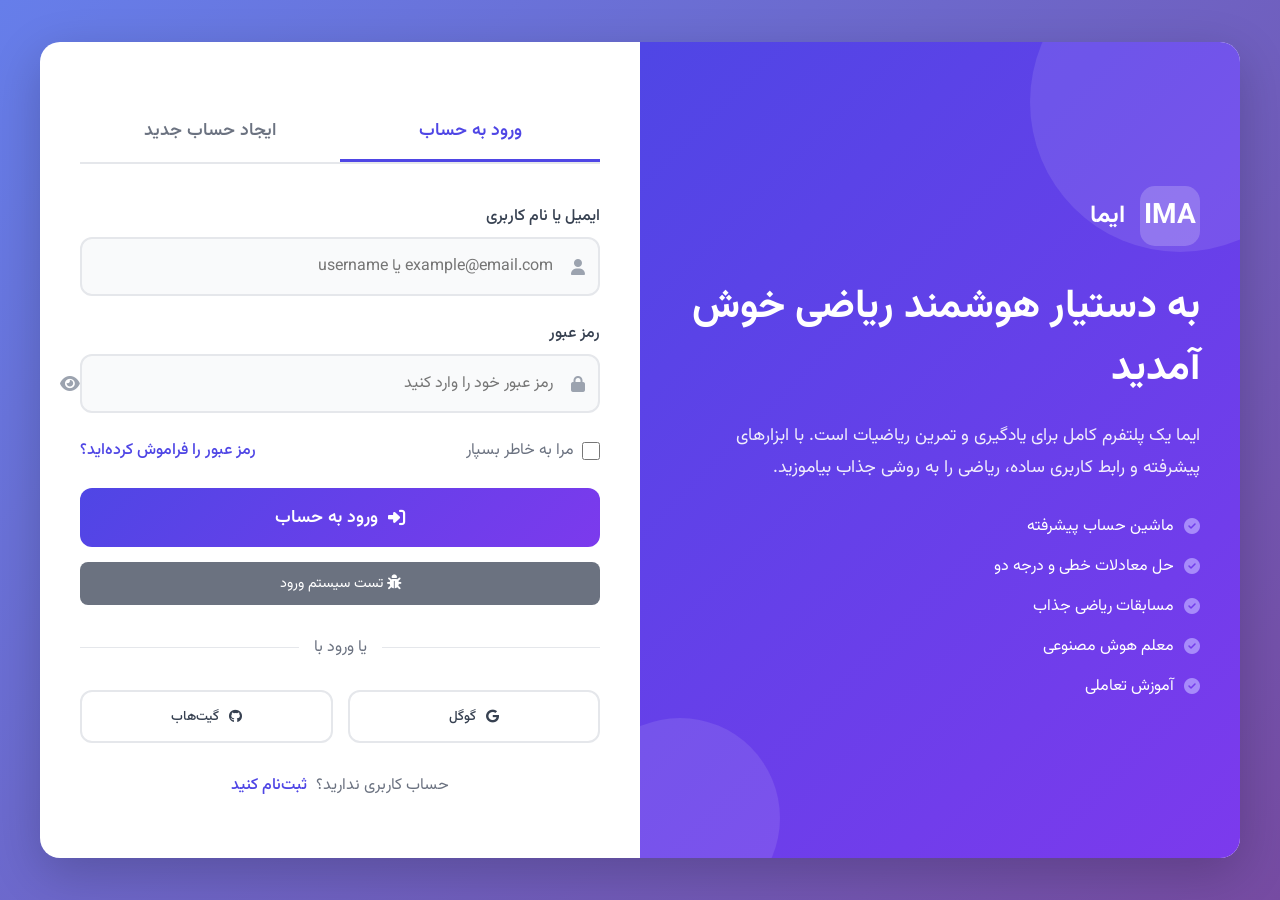
<file: index.html>
<!DOCTYPE html>
<html lang="fa" dir="rtl">
<head>
    <meta charset="UTF-8">
    <meta name="viewport" content="width=device-width, initial-scale=1.0">
    <title>ایما - دستیار ریاضی | ورود و ثبت‌نام</title>
    <link rel="stylesheet" href="https://cdnjs.cloudflare.com/ajax/libs/font-awesome/6.4.0/css/all.min.css">
    <link href="https://fonts.googleapis.com/css2?family=Vazirmatn:wght@300;400;500;600;700;800&display=swap" rel="stylesheet">
    <style>
        * {
            margin: 0;
            padding: 0;
            box-sizing: border-box;
            font-family: 'Vazirmatn', sans-serif;
        }
        
        body {
            background: linear-gradient(135deg, #667eea 0%, #764ba2 100%);
            min-height: 100vh;
            display: flex;
            align-items: center;
            justify-content: center;
            padding: 20px;
        }
        
        .container {
            width: 100%;
            max-width: 1200px;
            margin: 0 auto;
        }
        
        .auth-container {
            display: flex;
            min-height: 80vh;
            background: white;
            border-radius: 20px;
            overflow: hidden;
            box-shadow: 0 15px 50px rgba(0, 0, 0, 0.2);
        }
        
        .welcome-section {
            flex: 1;
            background: linear-gradient(135deg, #4f46e5, #7c3aed);
            color: white;
            padding: 60px 40px;
            display: flex;
            flex-direction: column;
            justify-content: center;
            position: relative;
            overflow: hidden;
        }
        
        .welcome-section::before {
            content: '';
            position: absolute;
            top: 0;
            right: 0;
            width: 300px;
            height: 300px;
            background: rgba(255, 255, 255, 0.1);
            border-radius: 50%;
            transform: translate(30%, -30%);
        }
        
        .welcome-section::after {
            content: '';
            position: absolute;
            bottom: 0;
            left: 0;
            width: 200px;
            height: 200px;
            background: rgba(255, 255, 255, 0.1);
            border-radius: 50%;
            transform: translate(-30%, 30%);
        }
        
        .logo {
            display: flex;
            align-items: center;
            gap: 15px;
            margin-bottom: 30px;
            position: relative;
            z-index: 2;
        }
        
        .logo-icon {
            width: 60px;
            height: 60px;
            background: rgba(255, 255, 255, 0.2);
            border-radius: 15px;
            display: flex;
            align-items: center;
            justify-content: center;
            font-size: 28px;
            font-weight: bold;
        }
        
        .welcome-content h1 {
            font-size: 2.5rem;
            margin-bottom: 20px;
            position: relative;
            z-index: 2;
        }
        
        .welcome-content p {
            font-size: 1.1rem;
            line-height: 1.8;
            opacity: 0.9;
            margin-bottom: 30px;
            position: relative;
            z-index: 2;
        }
        
        .features {
            list-style: none;
            position: relative;
            z-index: 2;
        }
        
        .features li {
            display: flex;
            align-items: center;
            gap: 10px;
            margin-bottom: 15px;
            font-size: 1rem;
        }
        
        .features i {
            color: #a78bfa;
        }
        
        .auth-section {
            flex: 1;
            padding: 60px 40px;
            display: flex;
            flex-direction: column;
            justify-content: center;
        }
        
        .auth-tabs {
            display: flex;
            margin-bottom: 40px;
            border-bottom: 2px solid #e5e7eb;
        }
        
        .auth-tab {
            flex: 1;
            padding: 15px;
            text-align: center;
            font-size: 1.1rem;
            font-weight: 600;
            color: #6b7280;
            cursor: pointer;
            transition: all 0.3s ease;
            border-bottom: 3px solid transparent;
        }
        
        .auth-tab.active {
            color: #4f46e5;
            border-bottom-color: #4f46e5;
        }
        
        .auth-tab:hover:not(.active) {
            color: #4f46e5;
        }
        
        .auth-form {
            display: none;
            animation: fadeIn 0.5s ease;
        }
        
        .auth-form.active {
            display: block;
        }
        
        @keyframes fadeIn {
            from { opacity: 0; transform: translateY(20px); }
            to { opacity: 1; transform: translateY(0); }
        }
        
        .form-group {
            margin-bottom: 25px;
        }
        
        .form-group label {
            display: block;
            margin-bottom: 8px;
            color: #374151;
            font-weight: 500;
        }
        
        .input-with-icon {
            position: relative;
        }
        
        .input-with-icon i {
            position: absolute;
            right: 15px;
            top: 50%;
            transform: translateY(-50%);
            color: #9ca3af;
        }
        
        .form-control {
            width: 100%;
            padding: 15px 45px 15px 15px;
            border: 2px solid #e5e7eb;
            border-radius: 12px;
            font-size: 1rem;
            transition: all 0.3s ease;
            background: #f9fafb;
        }
        
        .form-control:focus {
            outline: none;
            border-color: #4f46e5;
            background: white;
            box-shadow: 0 0 0 3px rgba(79, 70, 229, 0.1);
        }
        
        .password-toggle {
            position: absolute;
            left: 15px;
            top: 50%;
            transform: translateY(-50%);
            background: none;
            border: none;
            color: #9ca3af;
            cursor: pointer;
            font-size: 1.1rem;
        }
        
        .form-options {
            display: flex;
            justify-content: space-between;
            align-items: center;
            margin-bottom: 25px;
            flex-wrap: wrap;
            gap: 10px;
        }
        
        .remember-me {
            display: flex;
            align-items: center;
            gap: 8px;
            color: #6b7280;
            cursor: pointer;
        }
        
        .remember-me input[type="checkbox"] {
            width: 18px;
            height: 18px;
            cursor: pointer;
        }
        
        .forgot-password {
            color: #4f46e5;
            text-decoration: none;
            font-weight: 500;
            transition: color 0.3s ease;
        }
        
        .forgot-password:hover {
            color: #3730a3;
            text-decoration: underline;
        }
        
        .auth-btn {
            width: 100%;
            padding: 16px;
            background: linear-gradient(135deg, #4f46e5, #7c3aed);
            color: white;
            border: none;
            border-radius: 12px;
            font-size: 1.1rem;
            font-weight: 600;
            cursor: pointer;
            transition: all 0.3s ease;
            display: flex;
            align-items: center;
            justify-content: center;
            gap: 10px;
        }
        
        .auth-btn:hover {
            transform: translateY(-2px);
            box-shadow: 0 10px 25px rgba(79, 70, 229, 0.3);
        }
        
        .auth-btn:active {
            transform: translateY(0);
        }
        
        .divider {
            display: flex;
            align-items: center;
            margin: 30px 0;
            color: #6b7280;
        }
        
        .divider::before,
        .divider::after {
            content: '';
            flex: 1;
            height: 1px;
            background: #e5e7eb;
        }
        
        .divider span {
            padding: 0 15px;
        }
        
        .social-login {
            display: flex;
            gap: 15px;
            margin-bottom: 30px;
        }
        
        .social-btn {
            flex: 1;
            padding: 14px;
            border: 2px solid #e5e7eb;
            background: white;
            border-radius: 12px;
            display: flex;
            align-items: center;
            justify-content: center;
            gap: 10px;
            font-weight: 500;
            color: #374151;
            cursor: pointer;
            transition: all 0.3s ease;
        }
        
        .social-btn:hover {
            border-color: #4f46e5;
            color: #4f46e5;
            transform: translateY(-2px);
        }
        
        .auth-footer {
            text-align: center;
            color: #6b7280;
            margin-top: 20px;
        }
        
        .auth-footer a {
            color: #4f46e5;
            text-decoration: none;
            font-weight: 500;
            margin-right: 5px;
        }
        
        .auth-footer a:hover {
            text-decoration: underline;
        }
        
        .form-message {
            padding: 15px;
            border-radius: 12px;
            margin-bottom: 20px;
            display: none;
            animation: slideIn 0.3s ease;
        }
        
        .form-message.success {
            display: block;
            background: #d1fae5;
            color: #065f46;
            border: 1px solid #10b981;
        }
        
        .form-message.error {
            display: block;
            background: #fee2e2;
            color: #991b1b;
            border: 1px solid #ef4444;
        }
        
        @keyframes slideIn {
            from { opacity: 0; transform: translateY(-10px); }
            to { opacity: 1; transform: translateY(0); }
        }
        
        .password-strength {
            margin-top: 8px;
            font-size: 0.9rem;
        }
        
        .strength-bar {
            height: 5px;
            background: #e5e7eb;
            border-radius: 3px;
            margin-top: 5px;
            overflow: hidden;
        }
        
        .strength-fill {
            height: 100%;
            width: 0%;
            border-radius: 3px;
            transition: width 0.3s ease, background 0.3s ease;
        }
        
        .strength-weak { width: 33%; background: #ef4444; }
        .strength-medium { width: 66%; background: #f59e0b; }
        .strength-strong { width: 100%; background: #10b981; }
        
        /* Responsive */
        @media (max-width: 768px) {
            .auth-container {
                flex-direction: column;
                min-height: auto;
            }
            
            .welcome-section {
                padding: 40px 20px;
            }
            
            .welcome-content h1 {
                font-size: 2rem;
            }
            
            .auth-section {
                padding: 40px 20px;
            }
            
            .social-login {
                flex-direction: column;
            }
        }
        
        @media (max-width: 480px) {
            body {
                padding: 10px;
            }
            
            .welcome-content h1 {
                font-size: 1.8rem;
            }
            
            .auth-tab {
                padding: 12px;
                font-size: 1rem;
            }
        }
        
        /* استایل دکمه تست */
        .test-btn {
            margin-top: 15px;
            padding: 10px;
            background: #6b7280;
            color: white;
            border: none;
            border-radius: 8px;
            cursor: pointer;
            font-size: 0.9rem;
            width: 100%;
        }
        
        .test-btn:hover {
            background: #4b5563;
        }
        
        .debug-info {
            background: #f3f4f6;
            border: 1px solid #d1d5db;
            border-radius: 8px;
            padding: 15px;
            margin-top: 20px;
            font-size: 0.85rem;
            color: #374151;
            display: none;
        }
        
        .debug-info.active {
            display: block;
        }
    </style>
</head>
<body>
    <div class="container">
        <div class="auth-container">
            <!-- بخش خوش‌آمدگویی -->
            <div class="welcome-section">
                <div class="logo">
                    <div class="logo-icon">IMA</div>
                    <h2>ایما</h2>
                </div>
                <div class="welcome-content">
                    <h1>به دستیار هوشمند ریاضی خوش آمدید</h1>
                    <p>
                        ایما یک پلتفرم کامل برای یادگیری و تمرین ریاضیات است. 
                        با ابزارهای پیشرفته و رابط کاربری ساده، ریاضی را به روشی جذاب بیاموزید.
                    </p>
                    <ul class="features">
                        <li><i class="fas fa-check-circle"></i> ماشین حساب پیشرفته</li>
                        <li><i class="fas fa-check-circle"></i> حل معادلات خطی و درجه دو</li>
                        <li><i class="fas fa-check-circle"></i> مسابقات ریاضی جذاب</li>
                        <li><i class="fas fa-check-circle"></i> معلم هوش مصنوعی</li>
                        <li><i class="fas fa-check-circle"></i> آموزش تعاملی</li>
                    </ul>
                </div>
            </div>
            
            <!-- بخش فرم‌ها -->
            <div class="auth-section">
                <!-- تب‌های ورود/ثبت‌نام -->
                <div class="auth-tabs">
                    <div class="auth-tab active" onclick="showTab('login')">
                        ورود به حساب
                    </div>
                    <div class="auth-tab" onclick="showTab('register')">
                        ایجاد حساب جدید
                    </div>
                </div>
                
                <!-- پیام‌های سیستم -->
                <div id="formMessage" class="form-message"></div>
                
                <!-- فرم ورود -->
                <form id="loginForm" class="auth-form active">
                    <div class="form-group">
                        <label for="loginEmail">ایمیل یا نام کاربری</label>
                        <div class="input-with-icon">
                            <i class="fas fa-user"></i>
                            <input type="text" id="loginEmail" class="form-control" 
                                   placeholder="example@email.com یا username" required>
                        </div>
                    </div>
                    
                    <div class="form-group">
                        <label for="loginPassword">رمز عبور</label>
                        <div class="input-with-icon">
                            <i class="fas fa-lock"></i>
                            <input type="password" id="loginPassword" class="form-control" 
                                   placeholder="رمز عبور خود را وارد کنید" required>
                            <button type="button" class="password-toggle" onclick="togglePassword('loginPassword')">
                                <i class="fas fa-eye"></i>
                            </button>
                        </div>
                    </div>
                    
                    <div class="form-options">
                        <label class="remember-me">
                            <input type="checkbox" id="rememberMe">
                            مرا به خاطر بسپار
                        </label>
                        <a href="#" class="forgot-password" onclick="showForgotPassword()">
                            رمز عبور را فراموش کرده‌اید؟
                        </a>
                    </div>
                    
                    <button type="submit" class="auth-btn">
                        <i class="fas fa-sign-in-alt"></i>
                        ورود به حساب
                    </button>
                    
                    <!-- دکمه تست برای عیب‌یابی -->
                    <button type="button" class="test-btn" onclick="debugLoginSystem()">
                        <i class="fas fa-bug"></i> تست سیستم ورود
                    </button>
                    
                    <div class="divider">
                        <span>یا ورود با</span>
                    </div>
                    
                    <div class="social-login">
                        <button type="button" class="social-btn" onclick="socialLogin('google')">
                            <i class="fab fa-google"></i>
                            گوگل
                        </button>
                        <button type="button" class="social-btn" onclick="socialLogin('github')">
                            <i class="fab fa-github"></i>
                            گیت‌هاب
                        </button>
                    </div>
                    
                    <div class="auth-footer">
                        حساب کاربری ندارید؟
                        <a href="#" onclick="showTab('register')">ثبت‌نام کنید</a>
                    </div>
                    
                    <!-- بخش دیباگ -->
                    <div id="debugInfo" class="debug-info"></div>
                </form>
                
                <!-- فرم ثبت‌نام -->
                <form id="registerForm" class="auth-form">
                    <div class="form-group">
                        <label for="registerName">نام کامل</label>
                        <div class="input-with-icon">
                            <i class="fas fa-user"></i>
                            <input type="text" id="registerName" class="form-control" 
                                   placeholder="نام و نام خانوادگی" required>
                        </div>
                    </div>
                    
                    <div class="form-group">
                        <label for="registerUsername">نام کاربری</label>
                        <div class="input-with-icon">
                            <i class="fas fa-at"></i>
                            <input type="text" id="registerUsername" class="form-control" 
                                   placeholder="username" required>
                        </div>
                    </div>
                    
                    <div class="form-group">
                        <label for="registerEmail">ایمیل</label>
                        <div class="input-with-icon">
                            <i class="fas fa-envelope"></i>
                            <input type="email" id="registerEmail" class="form-control" 
                                   placeholder="example@email.com" required>
                        </div>
                    </div>
                    
                    <div class="form-group">
                        <label for="registerPassword">رمز عبور</label>
                        <div class="input-with-icon">
                            <i class="fas fa-lock"></i>
                            <input type="password" id="registerPassword" class="form-control" 
                                   placeholder="رمز عبور قوی انتخاب کنید" required 
                                   oninput="checkPasswordStrength(this.value)">
                            <button type="button" class="password-toggle" onclick="togglePassword('registerPassword')">
                                <i class="fas fa-eye"></i>
                            </button>
                        </div>
                        <div class="password-strength">
                            <span id="strengthText">قدرت رمز عبور: </span>
                            <div class="strength-bar">
                                <div id="strengthFill" class="strength-fill"></div>
                            </div>
                        </div>
                    </div>
                    
                    <div class="form-group">
                        <label for="registerConfirmPassword">تکرار رمز عبور</label>
                        <div class="input-with-icon">
                            <i class="fas fa-lock"></i>
                            <input type="password" id="registerConfirmPassword" class="form-control" 
                                   placeholder="رمز عبور را تکرار کنید" required>
                            <button type="button" class="password-toggle" onclick="togglePassword('registerConfirmPassword')">
                                <i class="fas fa-eye"></i>
                            </button>
                        </div>
                    </div>
                    
                    <div class="form-options">
                        <label class="remember-me">
                            <input type="checkbox" id="acceptTerms" required>
                            با <a href="#" onclick="showTerms()">شرایط استفاده</a> موافقم
                        </label>
                    </div>
                    
                    <button type="submit" class="auth-btn">
                        <i class="fas fa-user-plus"></i>
                        ایجاد حساب کاربری
                    </button>
                    
                    <div class="auth-footer">
                        قبلاً حساب دارید؟
                        <a href="#" onclick="showTab('login')">وارد شوید</a>
                    </div>
                </form>
                
                <!-- فرم فراموشی رمز عبور -->
                <form id="forgotPasswordForm" class="auth-form">
                    <div class="form-group">
                        <label for="forgotEmail">ایمیل حساب کاربری</label>
                        <div class="input-with-icon">
                            <i class="fas fa-envelope"></i>
                            <input type="email" id="forgotEmail" class="form-control" 
                                   placeholder="example@email.com" required>
                        </div>
                        <p style="color: #6b7280; font-size: 0.9rem; margin-top: 8px;">
                            لینک بازنشانی رمز عبور به ایمیل شما ارسال خواهد شد.
                        </p>
                    </div>
                    
                    <button type="submit" class="auth-btn">
                        <i class="fas fa-key"></i>
                        ارسال لینک بازنشانی
                    </button>
                    
                    <div class="auth-footer">
                        <a href="#" onclick="showTab('login')">
                            <i class="fas fa-arrow-right"></i>
                            بازگشت به صفحه ورود
                        </a>
                    </div>
                </form>
            </div>
        </div>
    </div>

    <script>
        // ========== سیستم مدیریت کاربران با localStorage ==========
        
        // کلید ذخیره‌سازی در localStorage
        const STORAGE_KEY = 'ima_users';
        const CURRENT_USER_KEY = 'ima_current_user';
        
        // مقداردهی اولیه کاربران
        function initUsers() {
            if (!localStorage.getItem(STORAGE_KEY)) {
                // کاربر پیش‌فرض برای تست
                const defaultUsers = {
                    'admin': {
                        id: 1,
                        name: 'مدیر سیستم',
                        username: 'admin',
                        email: 'admin@ima.com',
                        password: 'admin123', // در واقعیت باید هش شده باشد
                        avatar: '',
                        createdAt: new Date().toISOString(),
                        lastLogin: null
                    },
                    'test': {
                        id: 2,
                        name: 'کاربر تست',
                        username: 'test',
                        email: 'test@ima.com',
                        password: 'test123',
                        avatar: '',
                        createdAt: new Date().toISOString(),
                        lastLogin: null
                    }
                };
                localStorage.setItem(STORAGE_KEY, JSON.stringify(defaultUsers));
                console.log('کاربران پیش‌فرض ایجاد شدند:', defaultUsers);
            }
        }
        
        // ثبت کاربر جدید (نسخه اصلاح شده)
        function registerUser(userData) {
            try {
                const users = JSON.parse(localStorage.getItem(STORAGE_KEY)) || {};
                
                console.log('شروع ثبت نام:', userData);
                console.log('کاربران موجود:', users);
                
                // بررسی تکراری نبودن ایمیل و نام کاربری
                for (const username in users) {
                    if (users[username].email === userData.email) {
                        console.log('ایمیل تکراری:', userData.email);
                        return { success: false, message: 'این ایمیل قبلاً ثبت شده است' };
                    }
                    if (username === userData.username) {
                        console.log('نام کاربری تکراری:', userData.username);
                        return { success: false, message: 'این نام کاربری قبلاً انتخاب شده است' };
                    }
                }
                
                // ایجاد کاربر جدید
                const newUser = {
                    id: Date.now(),
                    name: userData.name,
                    username: userData.username,
                    email: userData.email,
                    password: userData.password, // در واقعیت باید هش شود
                    avatar: `https://ui-avatars.com/api/?name=${encodeURIComponent(userData.name)}&background=4f46e5&color=fff`,
                    createdAt: new Date().toISOString(),
                    lastLogin: null
                };
                
                // ذخیره کاربر
                users[userData.username] = newUser;
                localStorage.setItem(STORAGE_KEY, JSON.stringify(users));
                
                console.log('کاربر با موفقیت ثبت شد:', newUser);
                console.log('کاربران پس از ثبت:', users);
                
                return { 
                    success: true, 
                    message: 'ثبت‌نام با موفقیت انجام شد',
                    user: newUser
                };
            } catch (error) {
                console.error('خطا در ثبت نام:', error);
                return { success: false, message: 'خطا در ثبت نام' };
            }
        }
        
        // ورود کاربر (نسخه اصلاح شده و ساده)
        function loginUser(identifier, password) {
            try {
                console.log('=== شروع فرآیند ورود ===');
                console.log('شناسه وارد شده:', identifier);
                console.log('رمز عبور وارد شده:', password);
                
                const users = JSON.parse(localStorage.getItem(STORAGE_KEY)) || {};
                console.log('کاربران موجود در سیستم:', users);
                
                // جستجوی کاربر
                let foundUser = null;
                let foundUsername = '';
                
                // جستجو با نام کاربری
                if (users[identifier]) {
                    foundUser = users[identifier];
                    foundUsername = identifier;
                    console.log('کاربر با نام کاربری یافت شد:', identifier);
                } 
                // اگر با نام کاربری پیدا نشد، با ایمیل جستجو کن
                else {
                    for (const username in users) {
                        const user = users[username];
                        if (user.email === identifier) {
                            foundUser = user;
                            foundUsername = username;
                            console.log('کاربر با ایمیل یافت شد:', identifier);
                            break;
                        }
                    }
                }
                
                // اگر کاربر پیدا نشد
                if (!foundUser) {
                    console.log('کاربر یافت نشد');
                    return { 
                        success: false, 
                        message: 'کاربری با این مشخصات یافت نشد. لطفاً ابتدا ثبت‌نام کنید.' 
                    };
                }
                
                console.log('کاربر پیدا شده:', foundUser);
                console.log('رمز ذخیره شده:', foundUser.password);
                
                // بررسی رمز عبور
                if (foundUser.password !== password) {
                    console.log('رمز عبور اشتباه است');
                    return { 
                        success: false, 
                        message: 'رمز عبور اشتباه است. لطفاً مجدداً تلاش کنید.' 
                    };
                }
                
                // به‌روزرسانی زمان آخرین ورود
                foundUser.lastLogin = new Date().toISOString();
                users[foundUsername] = foundUser;
                localStorage.setItem(STORAGE_KEY, JSON.stringify(users));
                
                // ذخیره کاربر جاری
                const currentUserData = {
                    id: foundUser.id,
                    name: foundUser.name,
                    username: foundUsername,
                    email: foundUser.email,
                    avatar: foundUser.avatar,
                    lastLogin: foundUser.lastLogin
                };
                
                localStorage.setItem(CURRENT_USER_KEY, JSON.stringify(currentUserData));
                localStorage.setItem('isLoggedIn', 'true');
                
                console.log('کاربر جاری ذخیره شد:', currentUserData);
                console.log('=== ورود موفقیت‌آمیز ===');
                
                return { 
                    success: true, 
                    message: 'ورود موفقیت‌آمیز!', 
                    user: currentUserData 
                };
                
            } catch (error) {
                console.error('خطا در ورود:', error);
                return { 
                    success: false, 
                    message: 'خطایی در سیستم رخ داده است. لطفاً مجدداً تلاش کنید.' 
                };
            }
        }
        
        // ========== مدیریت فرم‌ها ==========
        
        // نمایش تب مورد نظر
        function showTab(tabName) {
            // مخفی کردن همه فرم‌ها
            document.querySelectorAll('.auth-form').forEach(form => {
                form.classList.remove('active');
            });
            
            // غیرفعال کردن همه تب‌ها
            document.querySelectorAll('.auth-tab').forEach(tab => {
                tab.classList.remove('active');
            });
            
            // نمایش فرم انتخاب شده
            const formToShow = document.getElementById(`${tabName}Form`);
            if (formToShow) {
                formToShow.classList.add('active');
            }
            
            // فعال کردن تب مربوطه
            const tabs = document.querySelectorAll('.auth-tab');
            if (tabName === 'login') {
                tabs[0].classList.add('active');
            } else if (tabName === 'register') {
                tabs[1].classList.add('active');
            }
            
            // پاک کردن پیام‌ها
            clearMessages();
            
            // مخفی کردن اطلاعات دیباگ
            document.getElementById('debugInfo').classList.remove('active');
        }
        
        // نمایش فرم فراموشی رمز عبور
        function showForgotPassword() {
            showTab('forgotPassword');
        }
        
        // نمایش شرایط استفاده
        function showTerms() {
            alert(`شرایط استفاده از ایما:
            
1. شما مسئول حفظ امنیت حساب کاربری خود هستید.
2. از حساب خود فقط برای اهداف آموزشی استفاده کنید.
3. محتوای غیراخلاقی ممنوع است.
4. ما اطلاعات شما را محرمانه نگه می‌داریم.
            
با کلیک بر روی دکمه "ثبت‌نام" با این شرایط موافقت می‌کنید.`);
        }
        
        // نمایش پیام
        function showMessage(message, type = 'success') {
            const messageDiv = document.getElementById('formMessage');
            messageDiv.textContent = message;
            messageDiv.className = `form-message ${type}`;
            messageDiv.style.display = 'block';
            
            // پاک کردن خودکار پیام پس از 5 ثانیه
            setTimeout(() => {
                clearMessages();
            }, 5000);
        }
        
        // پاک کردن پیام‌ها
        function clearMessages() {
            const messageDiv = document.getElementById('formMessage');
            messageDiv.style.display = 'none';
            messageDiv.textContent = '';
        }
        
        // بررسی قدرت رمز عبور
        function checkPasswordStrength(password) {
            const strengthText = document.getElementById('strengthText');
            const strengthFill = document.getElementById('strengthFill');
            
            let strength = 0;
            let text = 'ضعیف';
            let className = 'strength-weak';
            
            if (password.length >= 8) strength++;
            if (/[A-Z]/.test(password)) strength++;
            if (/[0-9]/.test(password)) strength++;
            if (/[^A-Za-z0-9]/.test(password)) strength++;
            
            if (strength === 4) {
                text = 'قوی';
                className = 'strength-strong';
            } else if (strength >= 2) {
                text = 'متوسط';
                className = 'strength-medium';
            }
            
            strengthText.textContent = `قدرت رمز عبور: ${text}`;
            strengthFill.className = `strength-fill ${className}`;
        }
        
        // نمایش/مخفی کردن رمز عبور
        function togglePassword(inputId) {
            const input = document.getElementById(inputId);
            const icon = input.nextElementSibling.querySelector('i');
            
            if (input.type === 'password') {
                input.type = 'text';
                icon.className = 'fas fa-eye-slash';
            } else {
                input.type = 'password';
                icon.className = 'fas fa-eye';
            }
        }
        
        // اعتبارسنجی ایمیل
        function validateEmail(email) {
            const re = /^[^\s@]+@[^\s@]+\.[^\s@]+$/;
            return re.test(email);
        }
        
        // ========== توابع دیباگ و تست ==========
        
        // تابع دیباگ برای بررسی سیستم
        function debugLoginSystem() {
            const debugInfo = document.getElementById('debugInfo');
            let html = '<h4 style="margin-bottom: 10px;">اطلاعات دیباگ سیستم:</h4>';
            
            // اطلاعات localStorage
            const users = JSON.parse(localStorage.getItem(STORAGE_KEY)) || {};
            const currentUser = JSON.parse(localStorage.getItem(CURRENT_USER_KEY)) || {};
            const isLoggedIn = localStorage.getItem('isLoggedIn');
            
            html += `<p><strong>تعداد کاربران ثبت‌نام شده:</strong> ${Object.keys(users).length}</p>`;
            html += `<p><strong>وضعیت ورود:</strong> ${isLoggedIn || 'خیر'}</p>`;
            html += `<p><strong>کاربر جاری:</strong> ${currentUser.name || 'هیچ کاربری وارد نشده'}</p>`;
            html += `<p><strong>کاربران موجود:</strong></p><ul>`;
            
            for (const username in users) {
                const user = users[username];
                html += `<li>${username} - ${user.name} - ${user.email}</li>`;
            }
            
            html += `</ul>`;
            html += `<button onclick="clearAllData()" style="background: #ef4444; color: white; border: none; padding: 8px 15px; border-radius: 5px; margin-top: 10px; cursor: pointer;">پاک کردن تمام داده‌ها</button>`;
            html += `<button onclick="testAutoLogin()" style="background: #10b981; color: white; border: none; padding: 8px 15px; border-radius: 5px; margin-top: 10px; margin-right: 10px; cursor: pointer;">تست ورود خودکار</button>`;
            
            debugInfo.innerHTML = html;
            debugInfo.classList.add('active');
        }
        
        // پاک کردن تمام داده‌ها
        function clearAllData() {
            if (confirm('آیا مطمئن هستید که می‌خواهید تمام داده‌ها را پاک کنید؟')) {
                localStorage.clear();
                alert('تمامی داده‌ها پاک شدند. صفحه در حال بارگذاری مجدد است...');
                location.reload();
            }
        }
        
        // تست ورود خودکار
        function testAutoLogin() {
            const testUsers = [
                { username: 'admin', password: 'admin123' },
                { username: 'test', password: 'test123' }
            ];
            
            let options = 'انتخاب کاربر برای تست:\n\n';
            testUsers.forEach((user, index) => {
                options += `${index + 1}. ${user.username}\n`;
            });
            
            const choice = prompt(options);
            if (choice === '1' || choice === '2') {
                const selectedUser = testUsers[parseInt(choice) - 1];
                document.getElementById('loginEmail').value = selectedUser.username;
                document.getElementById('loginPassword').value = selectedUser.password;
                showMessage('اطلاعات تست وارد شدند. دکمه "ورود به حساب" را بزنید.', 'success');
            }
        }
        
        // ========== مدیریت ارسال فرم‌ها ==========
        
        // فرم ثبت‌نام
        document.getElementById('registerForm').addEventListener('submit', function(e) {
            e.preventDefault();
            
            const name = document.getElementById('registerName').value.trim();
            const username = document.getElementById('registerUsername').value.trim();
            const email = document.getElementById('registerEmail').value.trim();
            const password = document.getElementById('registerPassword').value;
            const confirmPassword = document.getElementById('registerConfirmPassword').value;
            
            console.log('اطلاعات ثبت‌نام:', { name, username, email, password, confirmPassword });
            
            // اعتبارسنجی
            if (!name || !username || !email || !password || !confirmPassword) {
                showMessage('لطفاً تمام فیلدها را پر کنید', 'error');
                return;
            }
            
            if (!validateEmail(email)) {
                showMessage('لطفاً یک ایمیل معتبر وارد کنید', 'error');
                return;
            }
            
            if (password.length < 6) {
                showMessage('رمز عبور باید حداقل 6 کاراکتر باشد', 'error');
                return;
            }
            
            if (password !== confirmPassword) {
                showMessage('رمز عبور و تکرار آن مطابقت ندارند', 'error');
                return;
            }
            
            if (!document.getElementById('acceptTerms').checked) {
                showMessage('لطفاً با شرایط استفاده موافقت کنید', 'error');
                return;
            }
            
            // ثبت کاربر
            const result = registerUser({
                name,
                username,
                email,
                password
            });
            
            if (result.success) {
                showMessage(result.message + ' ✅ در حال ورود به سیستم...', 'success');
                
                // ورود خودکار بعد از ثبت‌نام
                setTimeout(() => {
                    const loginResult = loginUser(username, password);
                    if (loginResult.success) {
                        showMessage('ورود خودکار موفقیت‌آمیز! در حال هدایت به صفحه اصلی...', 'success');
                        
                        // هدایت به صفحه اصلی بعد از 2 ثانیه
                        setTimeout(() => {
                            window.location.href = 'main.html';
                        }, 2000);
                    } else {
                        showMessage('ثبت‌نام موفق بود اما ورود خودکار انجام نشد. لطفاً به صورت دستی وارد شوید.', 'error');
                    }
                }, 1500);
            } else {
                showMessage(result.message, 'error');
            }
        });
        
        // فرم ورود (نسخه اصلاح شده)
        document.getElementById('loginForm').addEventListener('submit', function(e) {
            e.preventDefault();
            
            const identifier = document.getElementById('loginEmail').value.trim();
            const password = document.getElementById('loginPassword').value;
            
            if (!identifier || !password) {
                showMessage('لطفاً ایمیل/نام کاربری و رمز عبور را وارد کنید', 'error');
                return;
            }
            
            // ورود کاربر
            const result = loginUser(identifier, password);
            
            if (result.success) {
                showMessage(result.message + ' ✅ در حال هدایت به صفحه اصلی...', 'success');
                
                // ذخیره وضعیت "مرا به خاطر بسپار"
                if (document.getElementById('rememberMe').checked) {
                    localStorage.setItem('rememberMe', 'true');
                }
                
                // هدایت به صفحه اصلی بعد از 1.5 ثانیه
                setTimeout(() => {
                    window.location.href = 'main.html';
                }, 1500);
            } else {
                showMessage(result.message, 'error');
            }
        });
        
        // فرم فراموشی رمز عبور
        document.getElementById('forgotPasswordForm').addEventListener('submit', function(e) {
            e.preventDefault();
            
            const email = document.getElementById('forgotEmail').value.trim();
            
            if (!email || !validateEmail(email)) {
                showMessage('لطفاً یک ایمیل معتبر وارد کنید', 'error');
                return;
            }
            
            // شبیه‌سازی ارسال ایمیل
            showMessage(`لینک بازنشانی رمز عبور به ${email} ارسال شد. (این قابلیت در نسخه دمو کار می‌کند)`, 'success');
            
            // بازگشت به صفحه ورود بعد از 3 ثانیه
            setTimeout(() => {
                showTab('login');
            }, 3000);
        });
        
        // ورود با شبکه‌های اجتماعی (شبیه‌سازی)
        function socialLogin(provider) {
            showMessage(`در حال اتصال به ${provider}... (این قابلیت در نسخه دمو کار می‌کند)`, 'success');
            
            // شبیه‌سازی کاربر اجتماعی
            setTimeout(() => {
                const socialUser = {
                    id: Date.now(),
                    name: 'کاربر تست',
                    username: `social_${provider}`,
                    email: `social@${provider}.com`,
                    avatar: `https://ui-avatars.com/api/?name=Social+User&background=3b82f6&color=fff`,
                    isSocial: true
                };
                
                localStorage.setItem(CURRENT_USER_KEY, JSON.stringify(socialUser));
                localStorage.setItem('isLoggedIn', 'true');
                
                showMessage('ورود موفقیت‌آمیز با حساب اجتماعی ✅ در حال هدایت...', 'success');
                
                setTimeout(() => {
                    window.location.href = 'main.html';
                }, 1500);
            }, 1000);
        }
        
        // ========== مقداردهی اولیه ==========
        document.addEventListener('DOMContentLoaded', function() {
            console.log('صفحه در حال بارگذاری است...');
            
            // مقداردهی اولیه کاربران
            initUsers();
            
            // بررسی "مرا به خاطر بسپار"
            if (localStorage.getItem('rememberMe') === 'true') {
                document.getElementById('rememberMe').checked = true;
            }
            
            // نمایش تب ورود به عنوان پیش‌فرض
            showTab('login');
            
            // افزودن انیمیشن ورود
            document.querySelectorAll('.form-control').forEach(input => {
                input.addEventListener('focus', function() {
                    this.parentElement.style.transform = 'translateY(-2px)';
                });
                
                input.addEventListener('blur', function() {
                    this.parentElement.style.transform = 'translateY(0)';
                });
            });
            
            console.log('صفحه با موفقیت بارگذاری شد.');
        });
        
        // ========== توابع عمومی برای استفاده در صفحات دیگر ==========
        
        // دریافت اطلاعات کاربر جاری
        function getCurrentUser() {
            const user = localStorage.getItem(CURRENT_USER_KEY);
            return user ? JSON.parse(user) : null;
        }
        
        // بررسی آیا کاربر وارد شده است
        function isLoggedIn() {
            return localStorage.getItem('isLoggedIn') === 'true';
        }
        
        // خروج کاربر
        function logout() {
            localStorage.removeItem(CURRENT_USER_KEY);
            localStorage.removeItem('isLoggedIn');
            window.location.href = 'index.html';
        }
        
        // به‌روزرسانی پروفایل کاربر
        function updateUserProfile(userData) {
            const currentUser = getCurrentUser();
            if (!currentUser) return false;
            
            const users = JSON.parse(localStorage.getItem(STORAGE_KEY)) || {};
            
            if (users[currentUser.username]) {
                // به‌روزرسانی اطلاعات
                users[currentUser.username] = {
                    ...users[currentUser.username],
                    name: userData.name || users[currentUser.username].name,
                    email: userData.email || users[currentUser.username].email,
                    avatar: userData.avatar || users[currentUser.username].avatar
                };
                
                localStorage.setItem(STORAGE_KEY, JSON.stringify(users));
                
                // به‌روزرسانی کاربر جاری
                currentUser.name = users[currentUser.username].name;
                currentUser.email = users[currentUser.username].email;
                currentUser.avatar = users[currentUser.username].avatar;
                localStorage.setItem(CURRENT_USER_KEY, JSON.stringify(currentUser));
                
                return true;
            }
            
            return false;
        }
    </script>
</body>
</html>
</file>
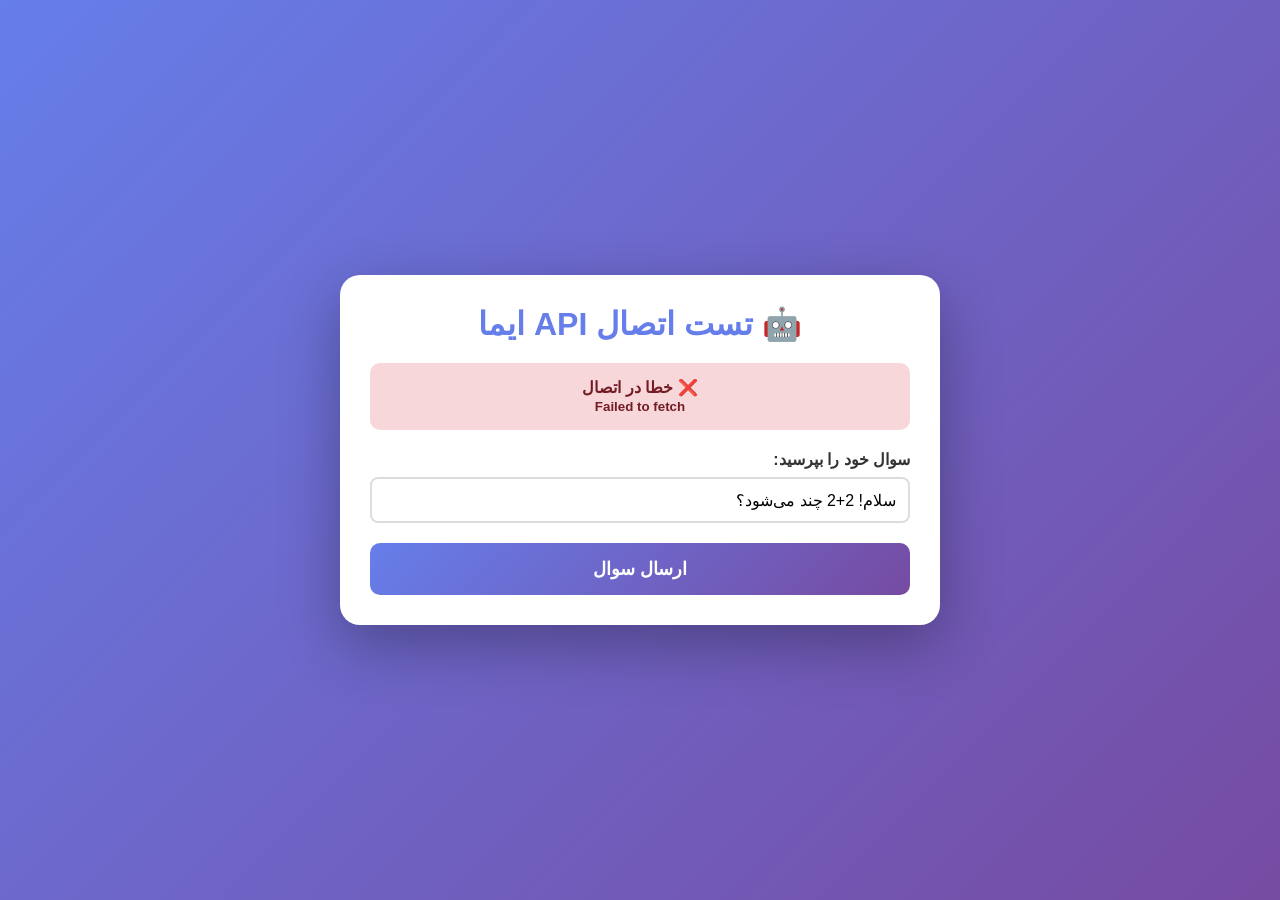
<file: test-api.html>
<!DOCTYPE html>
<html lang="fa" dir="rtl">
<head>
    <meta charset="UTF-8">
    <meta name="viewport" content="width=device-width, initial-scale=1.0">
    <title>تست API - ایما</title>
    <style>
        * {
            margin: 0;
            padding: 0;
            box-sizing: border-box;
            font-family: Arial, sans-serif;
        }
        
        body {
            background: linear-gradient(135deg, #667eea 0%, #764ba2 100%);
            min-height: 100vh;
            display: flex;
            align-items: center;
            justify-content: center;
            padding: 20px;
        }
        
        .container {
            background: white;
            border-radius: 20px;
            padding: 30px;
            max-width: 600px;
            width: 100%;
            box-shadow: 0 20px 60px rgba(0,0,0,0.3);
        }
        
        h1 {
            color: #667eea;
            margin-bottom: 20px;
            text-align: center;
        }
        
        .status {
            padding: 15px;
            border-radius: 10px;
            margin-bottom: 20px;
            text-align: center;
            font-weight: bold;
        }
        
        .status.checking {
            background: #fff3cd;
            color: #856404;
        }
        
        .status.success {
            background: #d4edda;
            color: #155724;
        }
        
        .status.error {
            background: #f8d7da;
            color: #721c24;
        }
        
        .input-group {
            margin-bottom: 20px;
        }
        
        label {
            display: block;
            margin-bottom: 8px;
            color: #333;
            font-weight: bold;
        }
        
        input[type="text"],
        textarea {
            width: 100%;
            padding: 12px;
            border: 2px solid #ddd;
            border-radius: 8px;
            font-size: 16px;
            transition: border-color 0.3s;
        }
        
        input[type="text"]:focus,
        textarea:focus {
            outline: none;
            border-color: #667eea;
        }
        
        textarea {
            min-height: 120px;
            resize: vertical;
        }
        
        button {
            width: 100%;
            padding: 15px;
            background: linear-gradient(135deg, #667eea 0%, #764ba2 100%);
            color: white;
            border: none;
            border-radius: 10px;
            font-size: 18px;
            font-weight: bold;
            cursor: pointer;
            transition: transform 0.2s;
        }
        
        button:hover {
            transform: translateY(-2px);
        }
        
        button:disabled {
            opacity: 0.6;
            cursor: not-allowed;
        }
        
        .response {
            margin-top: 20px;
            padding: 20px;
            background: #f8f9fa;
            border-radius: 10px;
            border-right: 4px solid #667eea;
            white-space: pre-wrap;
            line-height: 1.6;
            display: none;
        }
        
        .response.show {
            display: block;
        }
        
        .details {
            margin-top: 15px;
            padding: 15px;
            background: white;
            border-radius: 8px;
            font-size: 14px;
            color: #666;
        }
        
        .details div {
            margin: 5px 0;
        }
        
        .code {
            background: #f4f4f4;
            padding: 2px 6px;
            border-radius: 4px;
            font-family: monospace;
            font-size: 13px;
        }
    </style>
</head>
<body>
    <div class="container">
        <h1>🤖 تست اتصال API ایما</h1>
        
        <div id="status" class="status checking">
            در حال بررسی اتصال...
        </div>
        
        <div class="input-group">
            <label for="question">سوال خود را بپرسید:</label>
            <input type="text" id="question" placeholder="مثال: 2+2 چند می‌شود؟" value="سلام! 2+2 چند می‌شود؟">
        </div>
        
        <button id="sendBtn" onclick="testAPI()">
            ارسال سوال
        </button>
        
        <div id="response" class="response"></div>
    </div>

    <script>
        // تنظیمات API
        const OPENROUTER_API_KEY = "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";
        const OPENROUTER_MODEL = "deepseek/deepseek-r1-0528:free";
        
        // بررسی اولیه
        window.addEventListener('load', async () => {
            const statusDiv = document.getElementById('status');
            
            try {
                // تست ساده
                const response = await fetch('https://openrouter.ai/api/v1/chat/completions', {
                    method: 'POST',
                    headers: {
                        'Authorization': `Bearer ${OPENROUTER_API_KEY}`,
                        'Content-Type': 'application/json'
                    },
                    body: JSON.stringify({
                        model: OPENROUTER_MODEL,
                        messages: [{
                            role: 'user',
                            content: 'سلام، فقط یک کلمه جواب بده: سلام'
                        }],
                        max_tokens: 50
                    })
                });
                
                if (response.ok) {
                    statusDiv.className = 'status success';
                    statusDiv.textContent = '✅ اتصال برقرار است - API کار می‌کند!';
                } else {
                    const errorData = await response.json();
                    throw new Error(JSON.stringify(errorData, null, 2));
                }
            } catch (error) {
                statusDiv.className = 'status error';
                statusDiv.innerHTML = `❌ خطا در اتصال<br><small>${error.message}</small>`;
                console.error('Connection test failed:', error);
            }
        });
        
        // تابع تست API
        async function testAPI() {
            const questionInput = document.getElementById('question');
            const sendBtn = document.getElementById('sendBtn');
            const responseDiv = document.getElementById('response');
            const statusDiv = document.getElementById('status');
            
            const question = questionInput.value.trim();
            
            if (!question) {
                alert('لطفاً سوالی بنویسید!');
                return;
            }
            
            // غیرفعال کردن دکمه
            sendBtn.disabled = true;
            sendBtn.textContent = 'در حال ارسال...';
            
            // نمایش وضعیت
            statusDiv.className = 'status checking';
            statusDiv.textContent = '⏳ در حال پردازش...';
            
            // مخفی کردن پاسخ قبلی
            responseDiv.classList.remove('show');
            
            const startTime = Date.now();
            
            try {
                console.log('🚀 ارسال درخواست به OpenRouter...');
                console.log('📝 سوال:', question);
                console.log('🔑 API Key:', OPENROUTER_API_KEY.substring(0, 20) + '...');
                console.log('🤖 مدل:', OPENROUTER_MODEL);
                
                const response = await fetch('https://openrouter.ai/api/v1/chat/completions', {
                    method: 'POST',
                    headers: {
                        'Authorization': `Bearer ${OPENROUTER_API_KEY}`,
                        'Content-Type': 'application/json'
                    },
                    body: JSON.stringify({
                        model: OPENROUTER_MODEL,
                        messages: [
                            {
                                role: 'system',
                                content: 'You are a helpful math teacher. Always respond in Persian (Farsi) language.'
                            },
                            {
                                role: 'user',
                                content: question
                            }
                        ],
                        max_tokens: 1000,
                        temperature: 0.7
                    })
                });
                
                const endTime = Date.now();
                const duration = ((endTime - startTime) / 1000).toFixed(2);
                
                console.log('📡 پاسخ دریافت شد در', duration, 'ثانیه');
                console.log('📊 Status:', response.status);
                
                if (!response.ok) {
                    const errorData = await response.text();
                    console.error('❌ خطای API:', errorData);
                    throw new Error(`خطای HTTP ${response.status}: ${errorData}`);
                }
                
                const data = await response.json();
                console.log('✅ داده دریافت شد:', data);
                
                if (data.choices && data.choices[0]) {
                    const answer = data.choices[0].message.content;
                    
                    // نمایش پاسخ
                    statusDiv.className = 'status success';
                    statusDiv.textContent = `✅ پاسخ دریافت شد (${duration} ثانیه)`;
                    
                    responseDiv.innerHTML = `
                        <strong>پاسخ:</strong><br>
                        ${answer}
                        
                        <div class="details">
                            <div><strong>مدل:</strong> <span class="code">${OPENROUTER_MODEL}</span></div>
                            <div><strong>زمان پاسخ:</strong> ${duration} ثانیه</div>
                            <div><strong>تعداد توکن:</strong> ${data.usage?.total_tokens || 'نامشخص'}</div>
                        </div>
                    `;
                    responseDiv.classList.add('show');
                    
                } else {
                    throw new Error('پاسخی از API دریافت نشد');
                }
                
            } catch (error) {
                console.error('❌ خطا:', error);
                
                statusDiv.className = 'status error';
                statusDiv.textContent = '❌ خطا در دریافت پاسخ';
                
                responseDiv.innerHTML = `
                    <strong>خطا رخ داد:</strong><br>
                    ${error.message}
                    
                    <div class="details">
                        <div><strong>احتمالات:</strong></div>
                        <div>1. API key نامعتبر است</div>
                        <div>2. اتصال اینترنت قطع است</div>
                        <div>3. سرویس OpenRouter در دسترس نیست</div>
                        <div>4. CORS مسدود شده (از localhost استفاده کنید)</div>
                        <br>
                        <div><strong>راه حل:</strong></div>
                        <div>• Console مرورگر (F12) را بررسی کنید</div>
                        <div>• از یک وب سرور محلی استفاده کنید</div>
                        <div>• API key را بررسی کنید</div>
                    </div>
                `;
                responseDiv.classList.add('show');
            } finally {
                // فعال کردن دوباره دکمه
                sendBtn.disabled = false;
                sendBtn.textContent = 'ارسال سوال';
            }
        }
        
        // ارسال با Enter
        document.getElementById('question').addEventListener('keypress', (e) => {
            if (e.key === 'Enter') {
                testAPI();
            }
        });
    </script>
</body>
</html>
</file>
